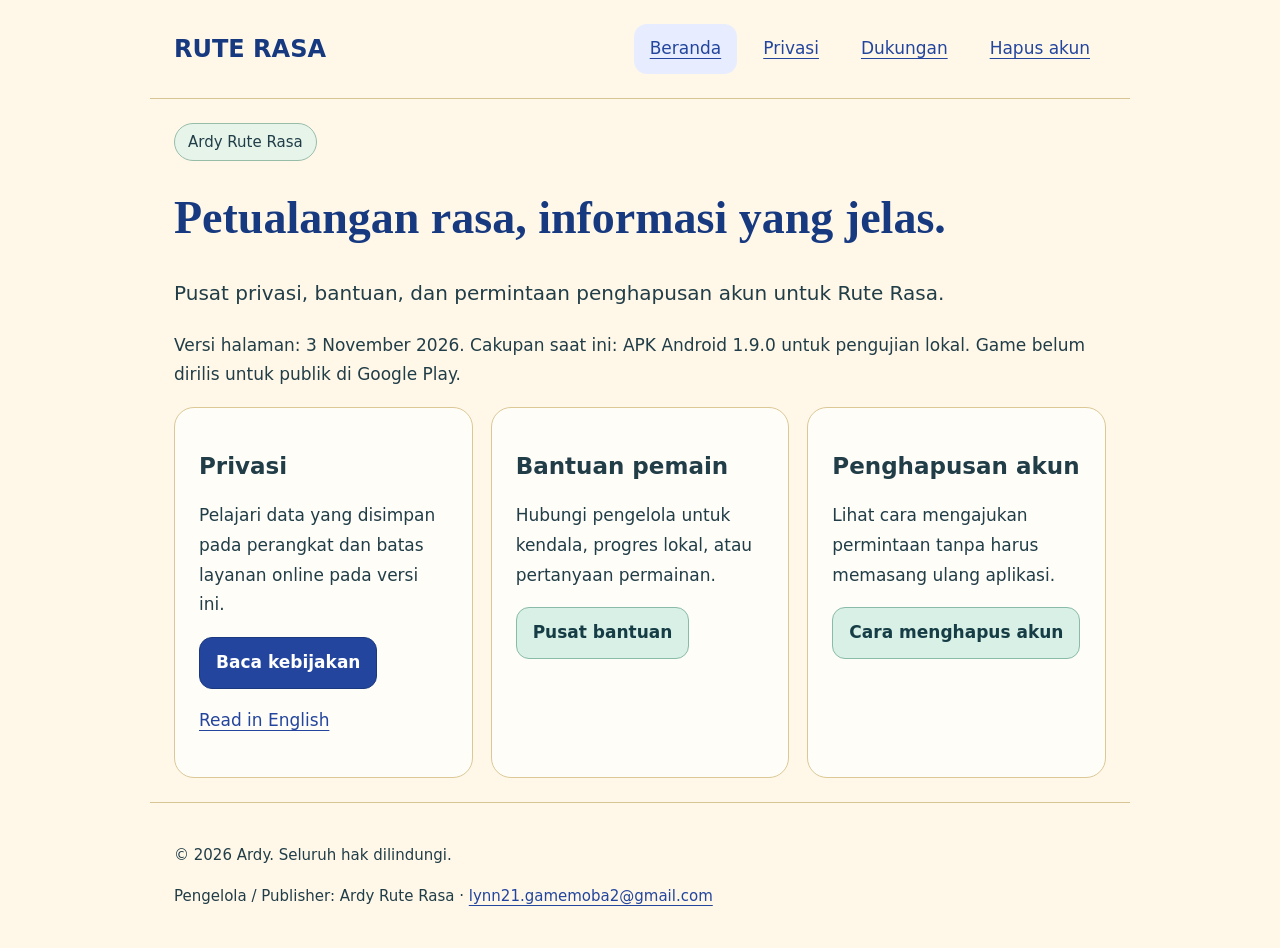
<file: index.html>
<!doctype html><html lang="id"><head><meta charset="utf-8"><meta name="viewport" content="width=device-width,initial-scale=1"><meta name="description" content="Privasi dan dukungan Rute Rasa oleh Ardy Rute Rasa"><title>Privasi dan dukungan · Rute Rasa</title><link rel="stylesheet" href="style.css"></head><body><a class="skip" href="#main">Lewati ke isi / Skip to content</a><header><a class="brand" href="index.html">RUTE RASA</a><nav aria-label="Navigasi halaman"><a href="index.html" aria-current="page">Beranda</a><a href="privacy.html">Privasi</a><a href="support.html">Dukungan</a><a href="delete-account.html">Hapus akun</a></nav></header><main id="main"><span class="badge">Ardy Rute Rasa</span><h1>Petualangan rasa, informasi yang jelas.</h1><p class="lead">Pusat privasi, bantuan, dan permintaan penghapusan akun untuk Rute Rasa.</p><p>Versi halaman: 3 November 2026. Cakupan saat ini: APK Android 1.9.0 untuk pengujian lokal. Game belum dirilis untuk publik di Google Play.</p><div class="cards"><section><h2>Privasi</h2><p>Pelajari data yang disimpan pada perangkat dan batas layanan online pada versi ini.</p><a class="button" href="privacy.html">Baca kebijakan</a><p><a href="privacy-en.html" lang="en">Read in English</a></p></section><section><h2>Bantuan pemain</h2><p>Hubungi pengelola untuk kendala, progres lokal, atau pertanyaan permainan.</p><a class="button secondary" href="support.html">Pusat bantuan</a></section><section><h2>Penghapusan akun</h2><p>Lihat cara mengajukan permintaan tanpa harus memasang ulang aplikasi.</p><a class="button secondary" href="delete-account.html">Cara menghapus akun</a></section></div></main><footer><p>© 2026 Ardy. Seluruh hak dilindungi.</p><p>Pengelola / Publisher: Ardy Rute Rasa · <a href="mailto:lynn21.gamemoba2@gmail.com">lynn21.gamemoba2@gmail.com</a></p></footer></body></html>
</file>
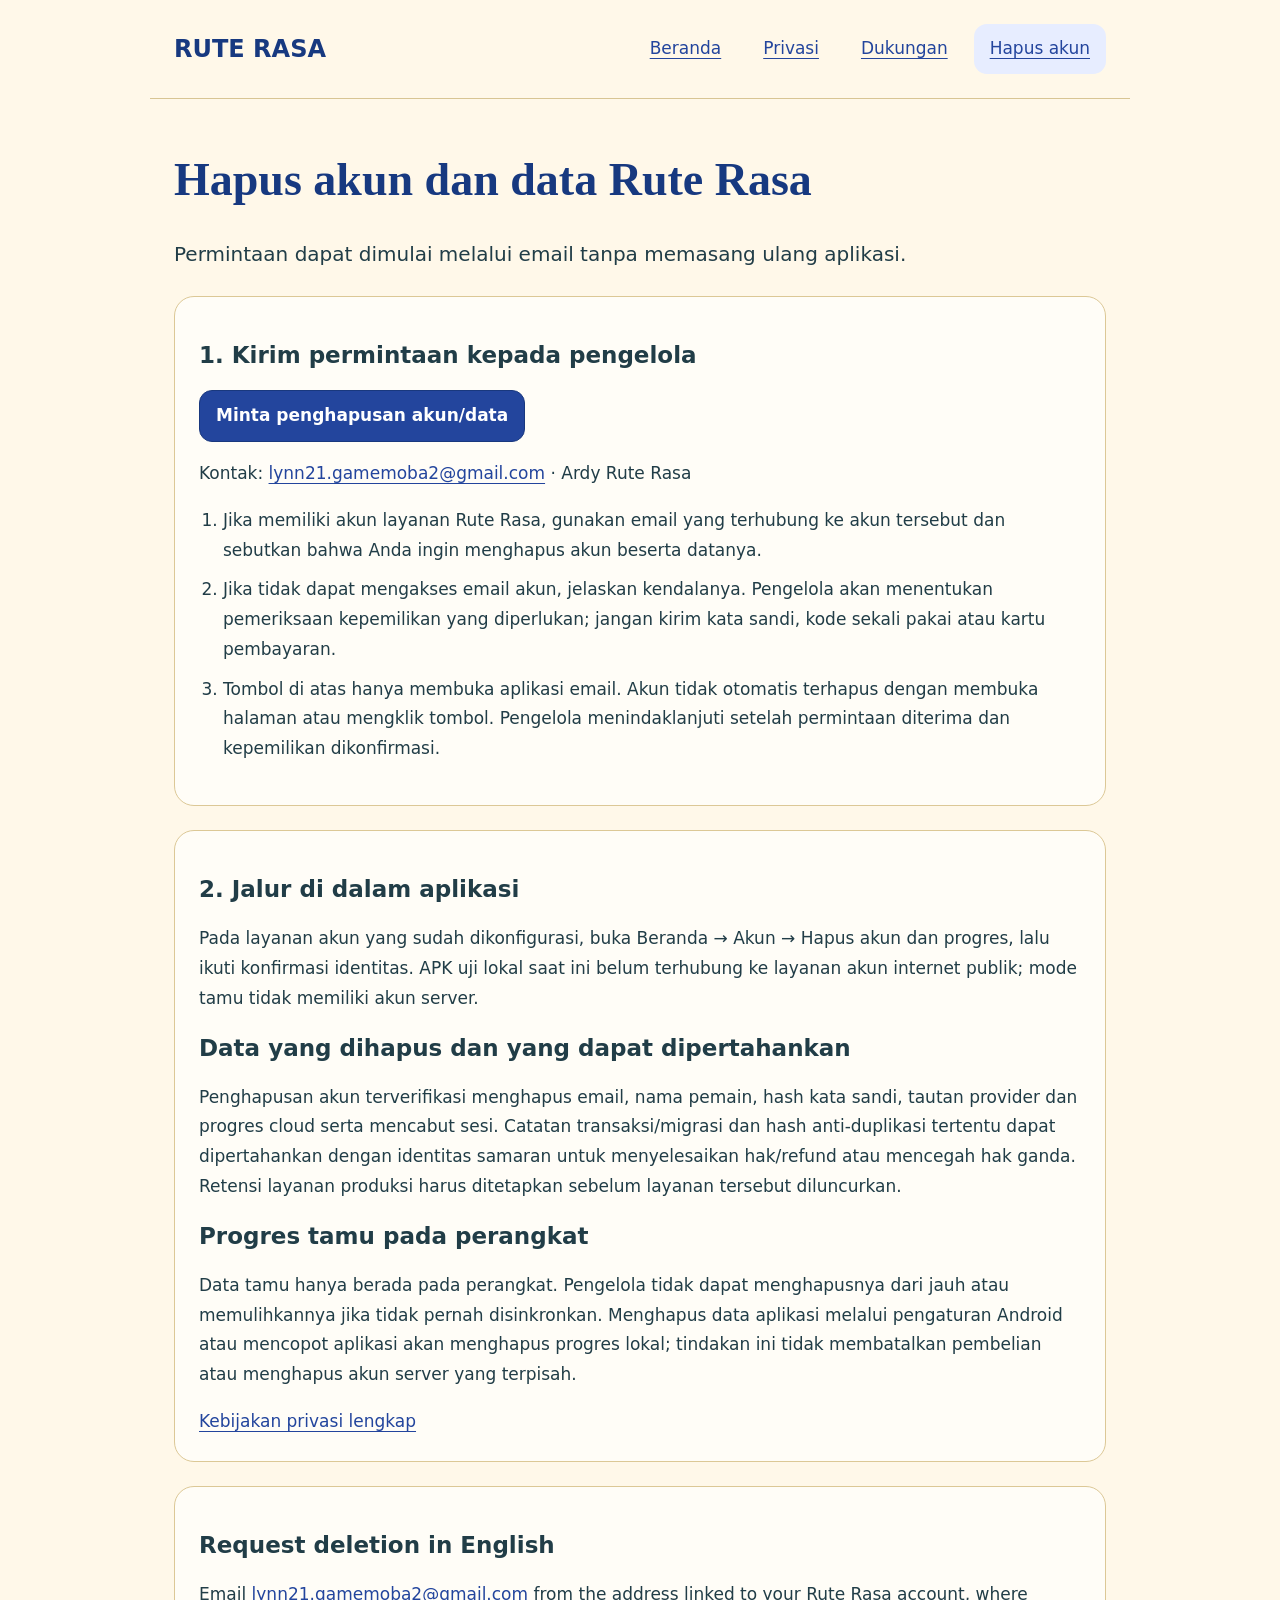
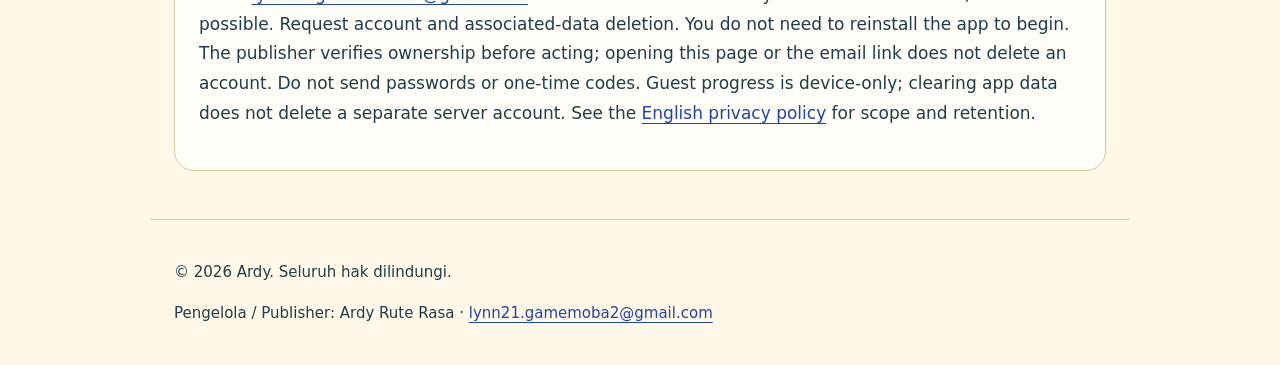
<file: delete-account.html>
<!doctype html><html lang="id"><head><meta charset="utf-8"><meta name="viewport" content="width=device-width,initial-scale=1"><meta name="description" content="Privasi dan dukungan Rute Rasa oleh Ardy Rute Rasa"><title>Penghapusan akun dan data · Rute Rasa</title><link rel="stylesheet" href="style.css"></head><body><a class="skip" href="#main">Lewati ke isi / Skip to content</a><header><a class="brand" href="index.html">RUTE RASA</a><nav aria-label="Navigasi halaman"><a href="index.html">Beranda</a><a href="privacy.html">Privasi</a><a href="support.html">Dukungan</a><a href="delete-account.html" aria-current="page">Hapus akun</a></nav></header><main id="main"><h1>Hapus akun dan data Rute Rasa</h1><p class="lead">Permintaan dapat dimulai melalui email tanpa memasang ulang aplikasi.</p><section><h2>1. Kirim permintaan kepada pengelola</h2><p><a class="button" href="mailto:lynn21.gamemoba2@gmail.com?subject=Permintaan%20penghapusan%20akun%20Rute%20Rasa">Minta penghapusan akun/data</a></p><p>Kontak: <a href="mailto:lynn21.gamemoba2@gmail.com">lynn21.gamemoba2@gmail.com</a> · Ardy Rute Rasa</p><ol><li>Jika memiliki akun layanan Rute Rasa, gunakan email yang terhubung ke akun tersebut dan sebutkan bahwa Anda ingin menghapus akun beserta datanya.</li><li>Jika tidak dapat mengakses email akun, jelaskan kendalanya. Pengelola akan menentukan pemeriksaan kepemilikan yang diperlukan; jangan kirim kata sandi, kode sekali pakai atau kartu pembayaran.</li><li>Tombol di atas hanya membuka aplikasi email. Akun tidak otomatis terhapus dengan membuka halaman atau mengklik tombol. Pengelola menindaklanjuti setelah permintaan diterima dan kepemilikan dikonfirmasi.</li></ol></section><section><h2>2. Jalur di dalam aplikasi</h2><p>Pada layanan akun yang sudah dikonfigurasi, buka Beranda → Akun → Hapus akun dan progres, lalu ikuti konfirmasi identitas. APK uji lokal saat ini belum terhubung ke layanan akun internet publik; mode tamu tidak memiliki akun server.</p><h2>Data yang dihapus dan yang dapat dipertahankan</h2><p>Penghapusan akun terverifikasi menghapus email, nama pemain, hash kata sandi, tautan provider dan progres cloud serta mencabut sesi. Catatan transaksi/migrasi dan hash anti-duplikasi tertentu dapat dipertahankan dengan identitas samaran untuk menyelesaikan hak/refund atau mencegah hak ganda. Retensi layanan produksi harus ditetapkan sebelum layanan tersebut diluncurkan.</p><h2>Progres tamu pada perangkat</h2><p>Data tamu hanya berada pada perangkat. Pengelola tidak dapat menghapusnya dari jauh atau memulihkannya jika tidak pernah disinkronkan. Menghapus data aplikasi melalui pengaturan Android atau mencopot aplikasi akan menghapus progres lokal; tindakan ini tidak membatalkan pembelian atau menghapus akun server yang terpisah.</p><a href="privacy.html">Kebijakan privasi lengkap</a></section><section lang="en"><h2>Request deletion in English</h2><p>Email <a href="mailto:lynn21.gamemoba2@gmail.com?subject=Rute%20Rasa%20account%20and%20data%20deletion%20request">lynn21.gamemoba2@gmail.com</a> from the address linked to your Rute Rasa account, where possible. Request account and associated-data deletion. You do not need to reinstall the app to begin. The publisher verifies ownership before acting; opening this page or the email link does not delete an account. Do not send passwords or one-time codes. Guest progress is device-only; clearing app data does not delete a separate server account. See the <a href="privacy-en.html">English privacy policy</a> for scope and retention.</p></section></main><footer><p>© 2026 Ardy. Seluruh hak dilindungi.</p><p>Pengelola / Publisher: Ardy Rute Rasa · <a href="mailto:lynn21.gamemoba2@gmail.com">lynn21.gamemoba2@gmail.com</a></p></footer></body></html>
</file>
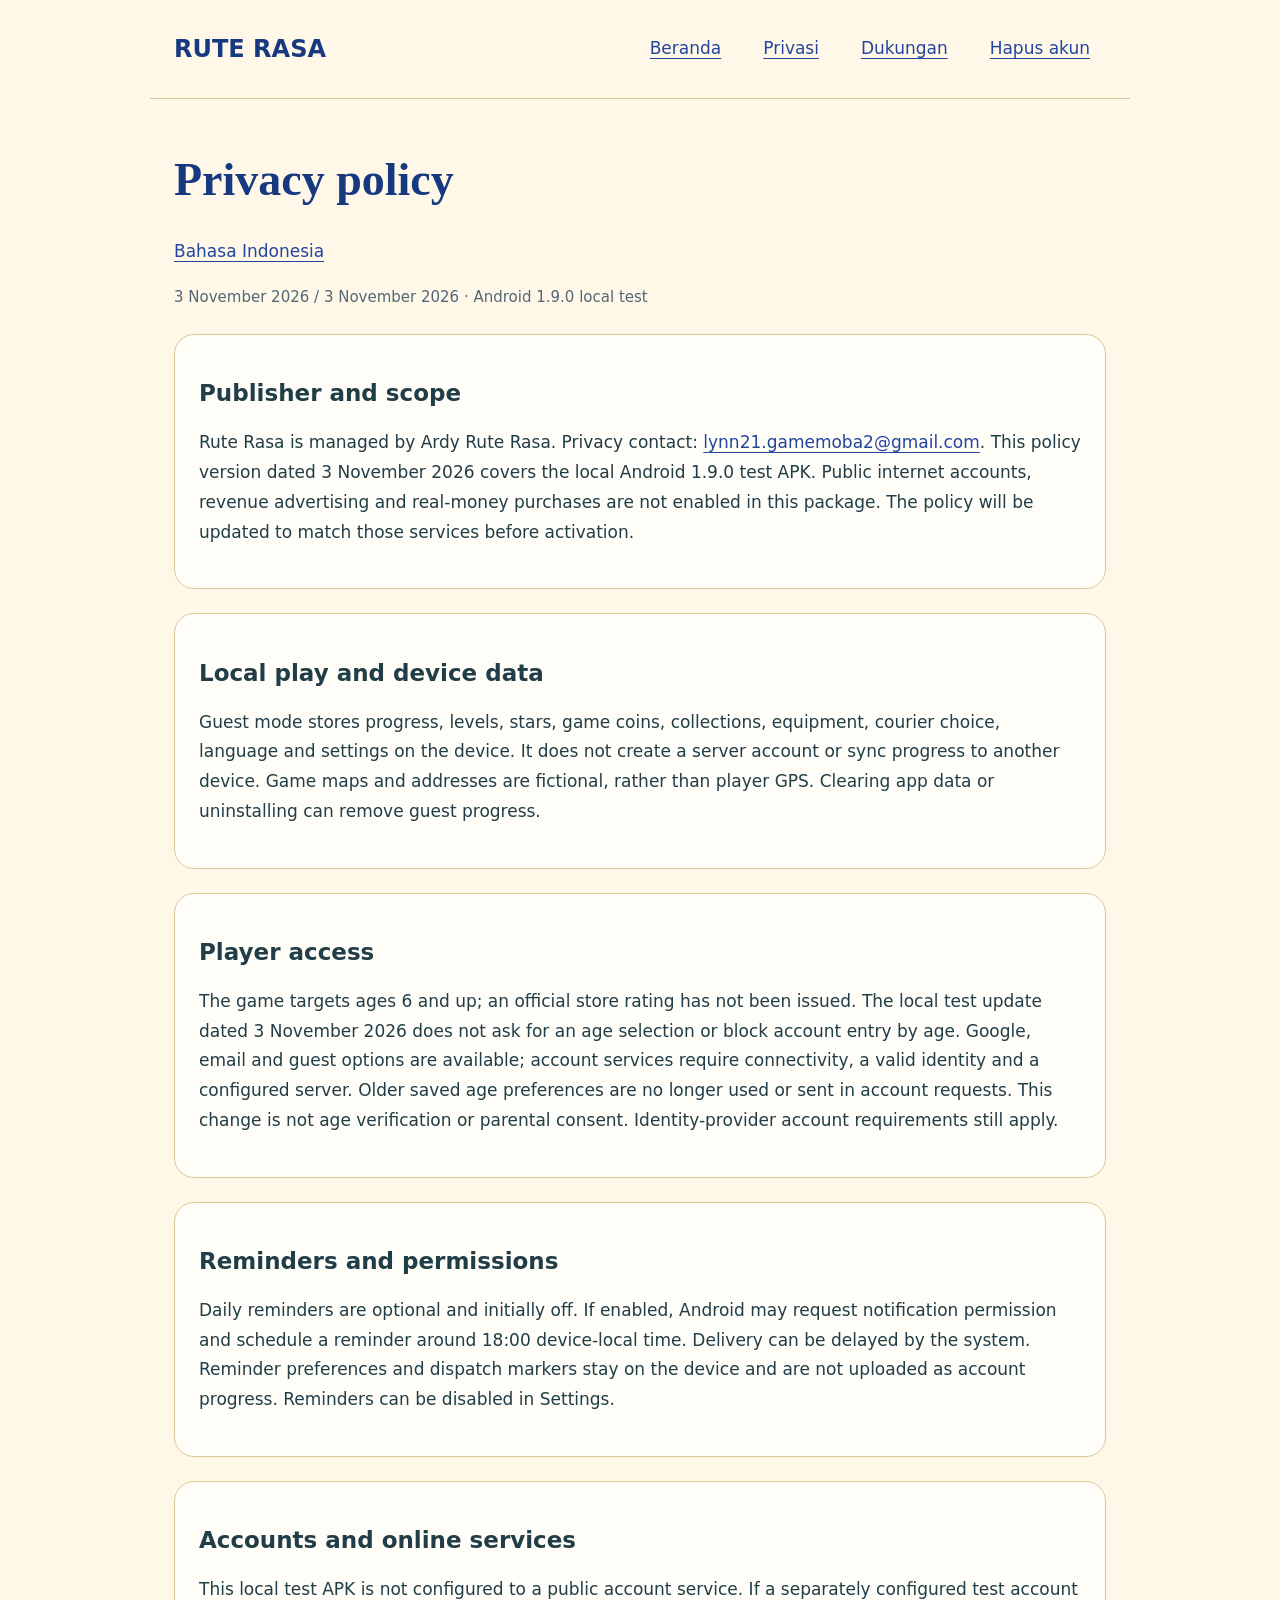
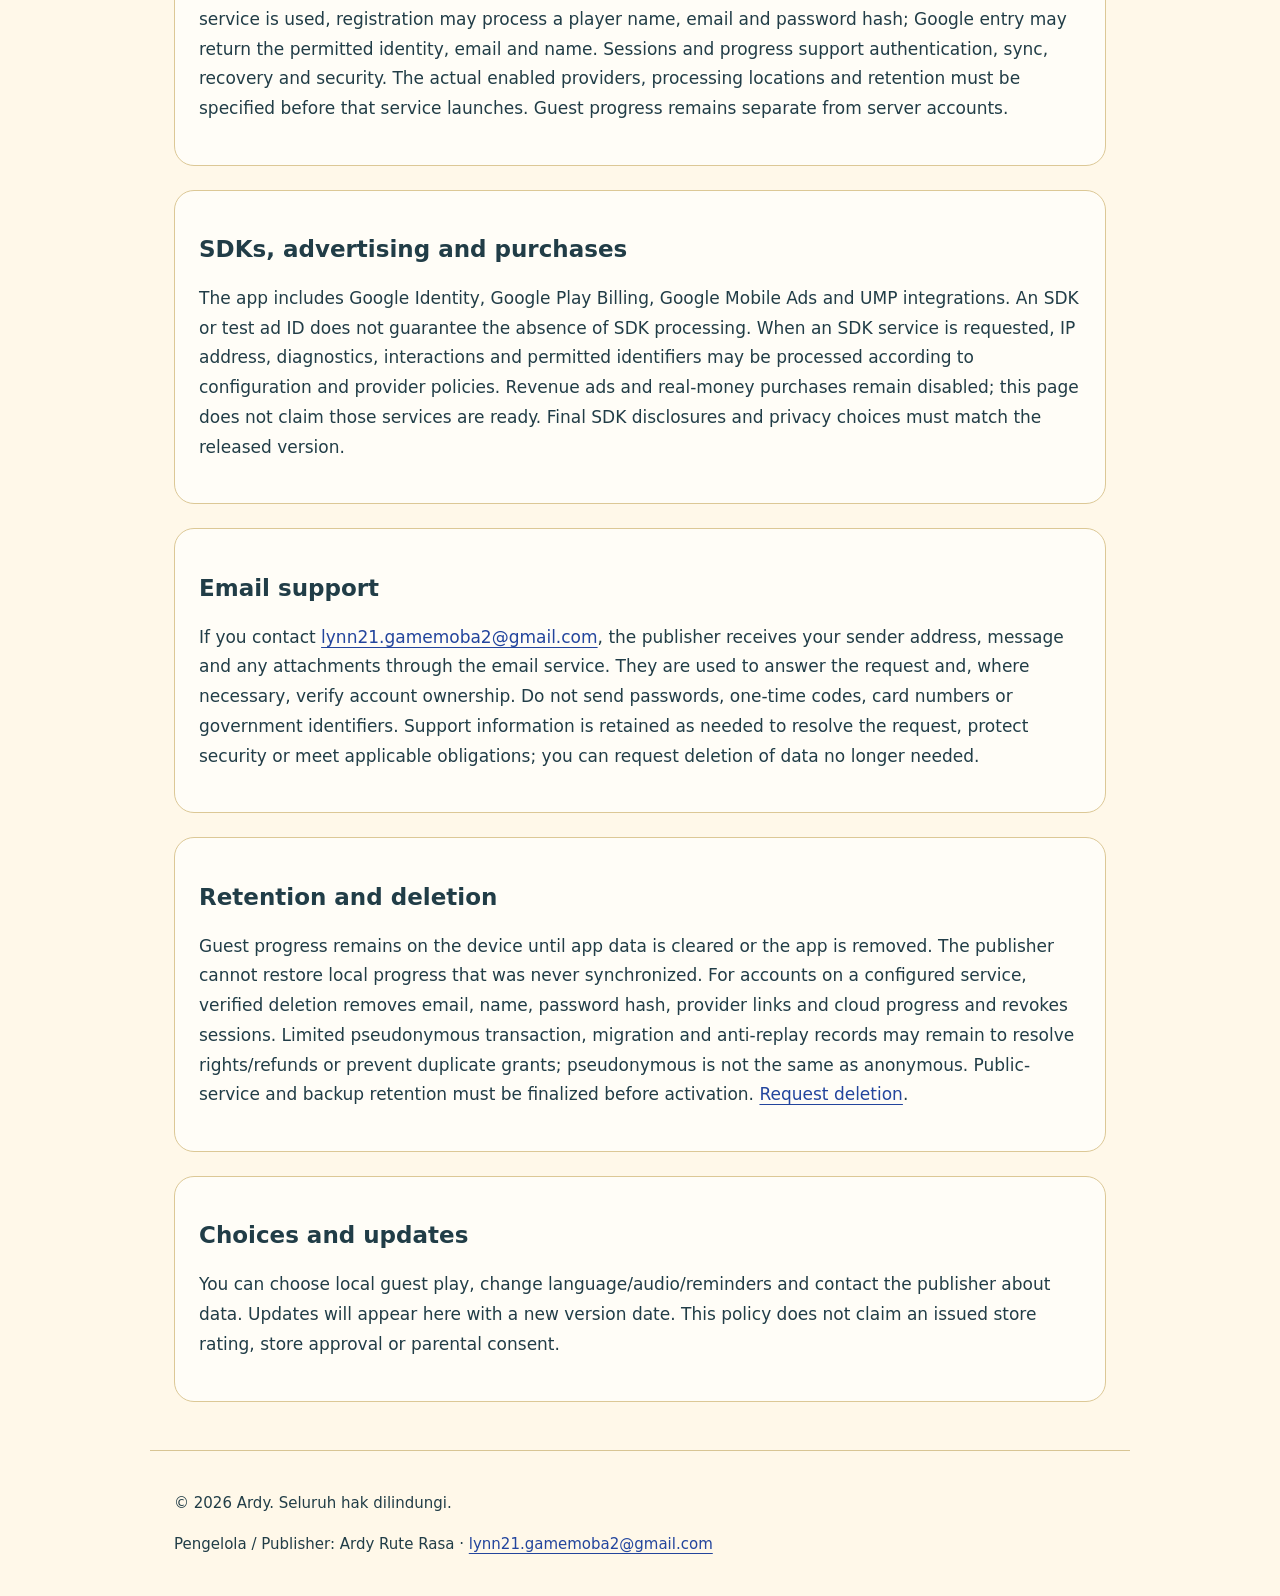
<file: privacy-en.html>
<!doctype html><html lang="en"><head><meta charset="utf-8"><meta name="viewport" content="width=device-width,initial-scale=1"><meta name="description" content="Privasi dan dukungan Rute Rasa oleh Ardy Rute Rasa"><title>Privacy policy · Rute Rasa</title><link rel="stylesheet" href="style.css"></head><body><a class="skip" href="#main">Lewati ke isi / Skip to content</a><header><a class="brand" href="index.html">RUTE RASA</a><nav aria-label="Navigasi halaman"><a href="index.html">Beranda</a><a href="privacy.html">Privasi</a><a href="support.html">Dukungan</a><a href="delete-account.html">Hapus akun</a></nav></header><main id="main"><h1>Privacy policy</h1><p><a href="privacy.html" lang="id">Bahasa Indonesia</a></p><p class="muted">3 November 2026 / 3 November 2026 · Android 1.9.0 local test</p><section><h2>Publisher and scope</h2><p>Rute Rasa is managed by Ardy Rute Rasa. Privacy contact: <a href="mailto:lynn21.gamemoba2@gmail.com">lynn21.gamemoba2@gmail.com</a>. This policy version dated 3 November 2026 covers the local Android 1.9.0 test APK. Public internet accounts, revenue advertising and real-money purchases are not enabled in this package. The policy will be updated to match those services before activation.</p></section><section><h2>Local play and device data</h2><p>Guest mode stores progress, levels, stars, game coins, collections, equipment, courier choice, language and settings on the device. It does not create a server account or sync progress to another device. Game maps and addresses are fictional, rather than player GPS. Clearing app data or uninstalling can remove guest progress.</p></section><section><h2>Player access</h2><p>The game targets ages 6 and up; an official store rating has not been issued. The local test update dated 3 November 2026 does not ask for an age selection or block account entry by age. Google, email and guest options are available; account services require connectivity, a valid identity and a configured server. Older saved age preferences are no longer used or sent in account requests. This change is not age verification or parental consent. Identity-provider account requirements still apply.</p></section><section><h2>Reminders and permissions</h2><p>Daily reminders are optional and initially off. If enabled, Android may request notification permission and schedule a reminder around 18:00 device-local time. Delivery can be delayed by the system. Reminder preferences and dispatch markers stay on the device and are not uploaded as account progress. Reminders can be disabled in Settings.</p></section><section><h2>Accounts and online services</h2><p>This local test APK is not configured to a public account service. If a separately configured test account service is used, registration may process a player name, email and password hash; Google entry may return the permitted identity, email and name. Sessions and progress support authentication, sync, recovery and security. The actual enabled providers, processing locations and retention must be specified before that service launches. Guest progress remains separate from server accounts.</p></section><section><h2>SDKs, advertising and purchases</h2><p>The app includes Google Identity, Google Play Billing, Google Mobile Ads and UMP integrations. An SDK or test ad ID does not guarantee the absence of SDK processing. When an SDK service is requested, IP address, diagnostics, interactions and permitted identifiers may be processed according to configuration and provider policies. Revenue ads and real-money purchases remain disabled; this page does not claim those services are ready. Final SDK disclosures and privacy choices must match the released version.</p></section><section><h2>Email support</h2><p>If you contact <a href="mailto:lynn21.gamemoba2@gmail.com">lynn21.gamemoba2@gmail.com</a>, the publisher receives your sender address, message and any attachments through the email service. They are used to answer the request and, where necessary, verify account ownership. Do not send passwords, one-time codes, card numbers or government identifiers. Support information is retained as needed to resolve the request, protect security or meet applicable obligations; you can request deletion of data no longer needed.</p></section><section><h2>Retention and deletion</h2><p>Guest progress remains on the device until app data is cleared or the app is removed. The publisher cannot restore local progress that was never synchronized. For accounts on a configured service, verified deletion removes email, name, password hash, provider links and cloud progress and revokes sessions. Limited pseudonymous transaction, migration and anti-replay records may remain to resolve rights/refunds or prevent duplicate grants; pseudonymous is not the same as anonymous. Public-service and backup retention must be finalized before activation. <a href="delete-account.html">Request deletion</a>.</p></section><section><h2>Choices and updates</h2><p>You can choose local guest play, change language/audio/reminders and contact the publisher about data. Updates will appear here with a new version date. This policy does not claim an issued store rating, store approval or parental consent.</p></section></main><footer><p>© 2026 Ardy. Seluruh hak dilindungi.</p><p>Pengelola / Publisher: Ardy Rute Rasa · <a href="mailto:lynn21.gamemoba2@gmail.com">lynn21.gamemoba2@gmail.com</a></p></footer></body></html>
</file>
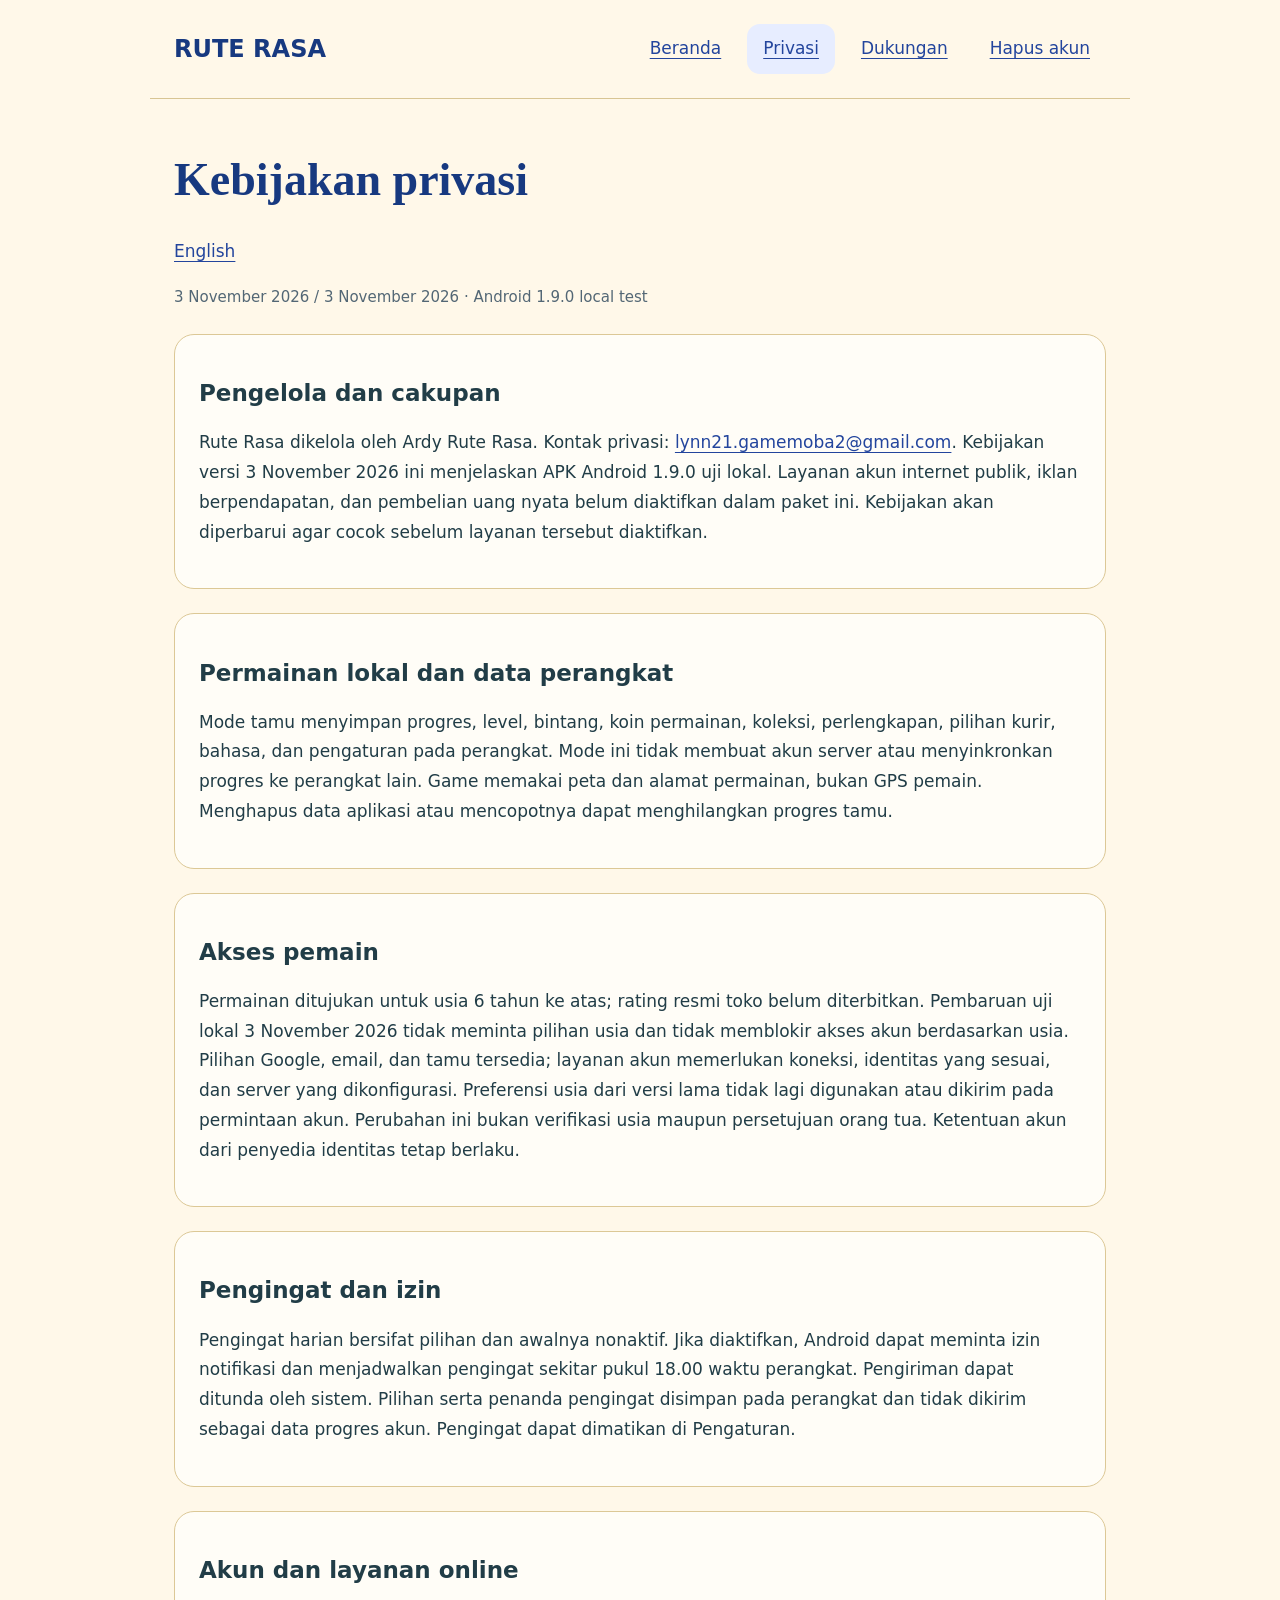
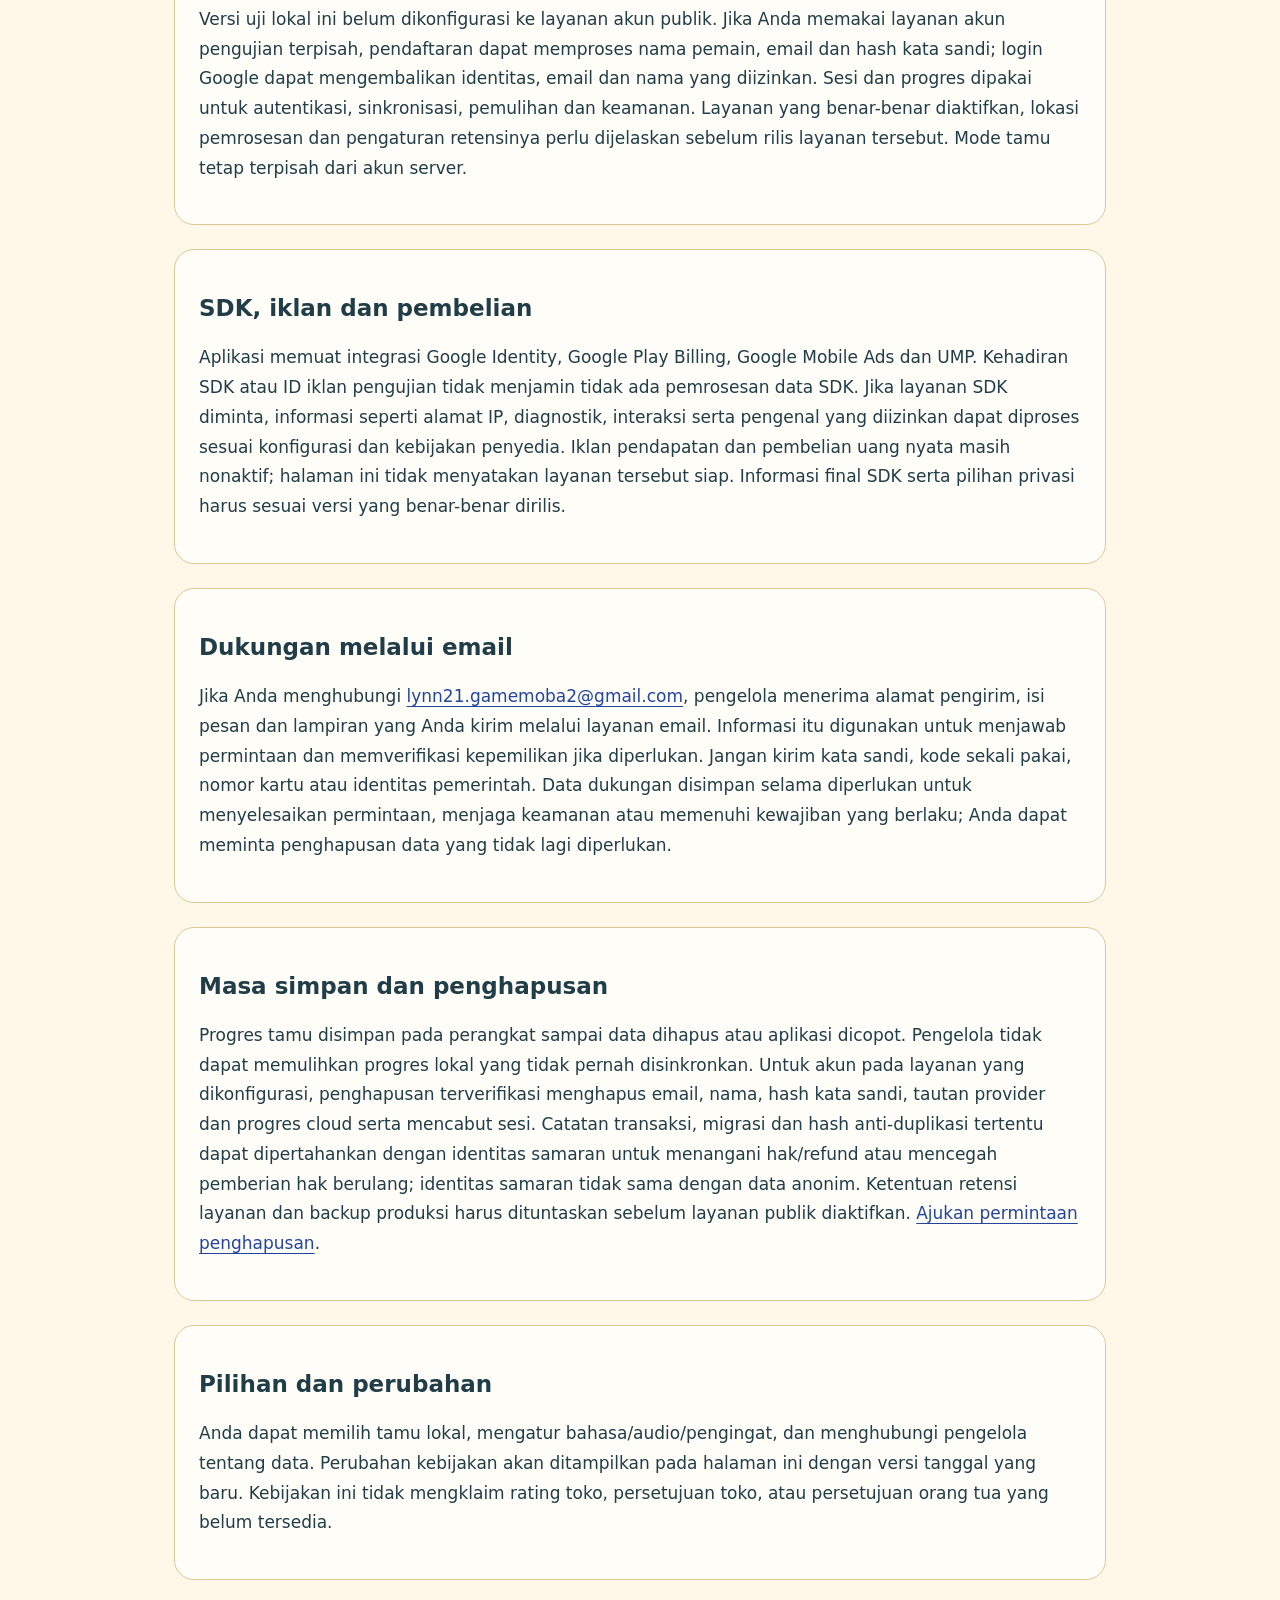
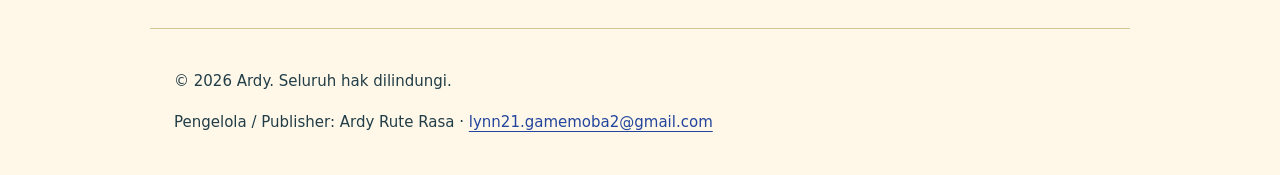
<file: privacy.html>
<!doctype html><html lang="id"><head><meta charset="utf-8"><meta name="viewport" content="width=device-width,initial-scale=1"><meta name="description" content="Privasi dan dukungan Rute Rasa oleh Ardy Rute Rasa"><title>Kebijakan privasi · Rute Rasa</title><link rel="stylesheet" href="style.css"></head><body><a class="skip" href="#main">Lewati ke isi / Skip to content</a><header><a class="brand" href="index.html">RUTE RASA</a><nav aria-label="Navigasi halaman"><a href="index.html">Beranda</a><a href="privacy.html" aria-current="page">Privasi</a><a href="support.html">Dukungan</a><a href="delete-account.html">Hapus akun</a></nav></header><main id="main"><h1>Kebijakan privasi</h1><p><a href="privacy-en.html" lang="en">English</a></p><p class="muted">3 November 2026 / 3 November 2026 · Android 1.9.0 local test</p><section><h2>Pengelola dan cakupan</h2><p>Rute Rasa dikelola oleh Ardy Rute Rasa. Kontak privasi: <a href="mailto:lynn21.gamemoba2@gmail.com">lynn21.gamemoba2@gmail.com</a>. Kebijakan versi 3 November 2026 ini menjelaskan APK Android 1.9.0 uji lokal. Layanan akun internet publik, iklan berpendapatan, dan pembelian uang nyata belum diaktifkan dalam paket ini. Kebijakan akan diperbarui agar cocok sebelum layanan tersebut diaktifkan.</p></section><section><h2>Permainan lokal dan data perangkat</h2><p>Mode tamu menyimpan progres, level, bintang, koin permainan, koleksi, perlengkapan, pilihan kurir, bahasa, dan pengaturan pada perangkat. Mode ini tidak membuat akun server atau menyinkronkan progres ke perangkat lain. Game memakai peta dan alamat permainan, bukan GPS pemain. Menghapus data aplikasi atau mencopotnya dapat menghilangkan progres tamu.</p></section><section><h2>Akses pemain</h2><p>Permainan ditujukan untuk usia 6 tahun ke atas; rating resmi toko belum diterbitkan. Pembaruan uji lokal 3 November 2026 tidak meminta pilihan usia dan tidak memblokir akses akun berdasarkan usia. Pilihan Google, email, dan tamu tersedia; layanan akun memerlukan koneksi, identitas yang sesuai, dan server yang dikonfigurasi. Preferensi usia dari versi lama tidak lagi digunakan atau dikirim pada permintaan akun. Perubahan ini bukan verifikasi usia maupun persetujuan orang tua. Ketentuan akun dari penyedia identitas tetap berlaku.</p></section><section><h2>Pengingat dan izin</h2><p>Pengingat harian bersifat pilihan dan awalnya nonaktif. Jika diaktifkan, Android dapat meminta izin notifikasi dan menjadwalkan pengingat sekitar pukul 18.00 waktu perangkat. Pengiriman dapat ditunda oleh sistem. Pilihan serta penanda pengingat disimpan pada perangkat dan tidak dikirim sebagai data progres akun. Pengingat dapat dimatikan di Pengaturan.</p></section><section><h2>Akun dan layanan online</h2><p>Versi uji lokal ini belum dikonfigurasi ke layanan akun publik. Jika Anda memakai layanan akun pengujian terpisah, pendaftaran dapat memproses nama pemain, email dan hash kata sandi; login Google dapat mengembalikan identitas, email dan nama yang diizinkan. Sesi dan progres dipakai untuk autentikasi, sinkronisasi, pemulihan dan keamanan. Layanan yang benar-benar diaktifkan, lokasi pemrosesan dan pengaturan retensinya perlu dijelaskan sebelum rilis layanan tersebut. Mode tamu tetap terpisah dari akun server.</p></section><section><h2>SDK, iklan dan pembelian</h2><p>Aplikasi memuat integrasi Google Identity, Google Play Billing, Google Mobile Ads dan UMP. Kehadiran SDK atau ID iklan pengujian tidak menjamin tidak ada pemrosesan data SDK. Jika layanan SDK diminta, informasi seperti alamat IP, diagnostik, interaksi serta pengenal yang diizinkan dapat diproses sesuai konfigurasi dan kebijakan penyedia. Iklan pendapatan dan pembelian uang nyata masih nonaktif; halaman ini tidak menyatakan layanan tersebut siap. Informasi final SDK serta pilihan privasi harus sesuai versi yang benar-benar dirilis.</p></section><section><h2>Dukungan melalui email</h2><p>Jika Anda menghubungi <a href="mailto:lynn21.gamemoba2@gmail.com">lynn21.gamemoba2@gmail.com</a>, pengelola menerima alamat pengirim, isi pesan dan lampiran yang Anda kirim melalui layanan email. Informasi itu digunakan untuk menjawab permintaan dan memverifikasi kepemilikan jika diperlukan. Jangan kirim kata sandi, kode sekali pakai, nomor kartu atau identitas pemerintah. Data dukungan disimpan selama diperlukan untuk menyelesaikan permintaan, menjaga keamanan atau memenuhi kewajiban yang berlaku; Anda dapat meminta penghapusan data yang tidak lagi diperlukan.</p></section><section><h2>Masa simpan dan penghapusan</h2><p>Progres tamu disimpan pada perangkat sampai data dihapus atau aplikasi dicopot. Pengelola tidak dapat memulihkan progres lokal yang tidak pernah disinkronkan. Untuk akun pada layanan yang dikonfigurasi, penghapusan terverifikasi menghapus email, nama, hash kata sandi, tautan provider dan progres cloud serta mencabut sesi. Catatan transaksi, migrasi dan hash anti-duplikasi tertentu dapat dipertahankan dengan identitas samaran untuk menangani hak/refund atau mencegah pemberian hak berulang; identitas samaran tidak sama dengan data anonim. Ketentuan retensi layanan dan backup produksi harus dituntaskan sebelum layanan publik diaktifkan. <a href="delete-account.html">Ajukan permintaan penghapusan</a>.</p></section><section><h2>Pilihan dan perubahan</h2><p>Anda dapat memilih tamu lokal, mengatur bahasa/audio/pengingat, dan menghubungi pengelola tentang data. Perubahan kebijakan akan ditampilkan pada halaman ini dengan versi tanggal yang baru. Kebijakan ini tidak mengklaim rating toko, persetujuan toko, atau persetujuan orang tua yang belum tersedia.</p></section></main><footer><p>© 2026 Ardy. Seluruh hak dilindungi.</p><p>Pengelola / Publisher: Ardy Rute Rasa · <a href="mailto:lynn21.gamemoba2@gmail.com">lynn21.gamemoba2@gmail.com</a></p></footer></body></html>
</file>
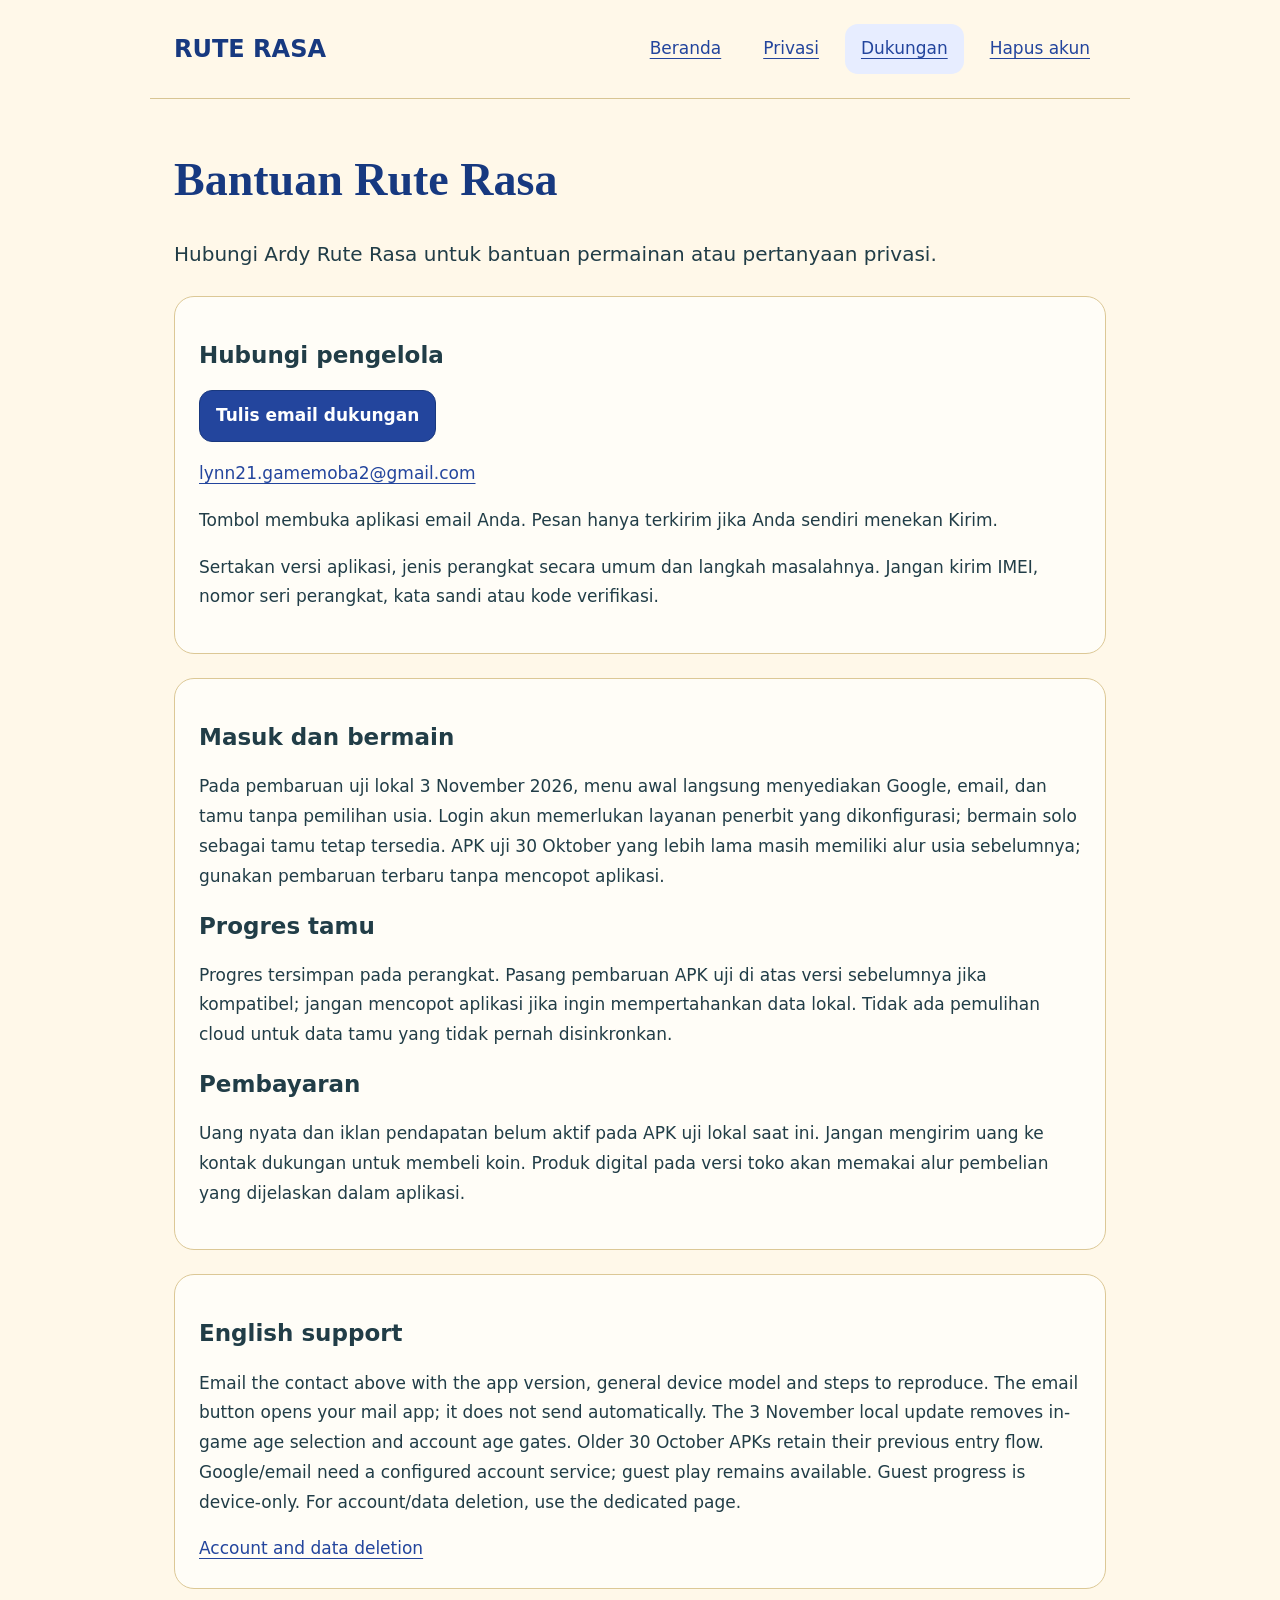
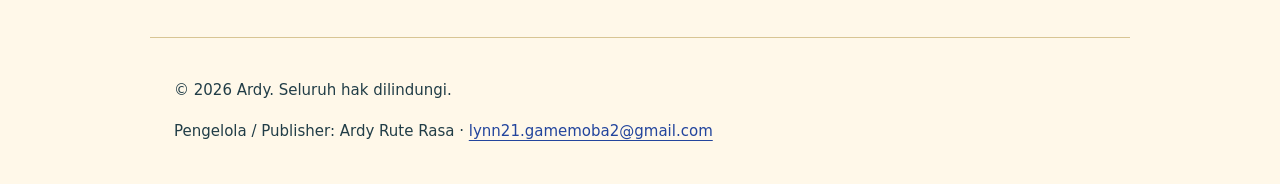
<file: support.html>
<!doctype html><html lang="id"><head><meta charset="utf-8"><meta name="viewport" content="width=device-width,initial-scale=1"><meta name="description" content="Privasi dan dukungan Rute Rasa oleh Ardy Rute Rasa"><title>Dukungan pemain · Rute Rasa</title><link rel="stylesheet" href="style.css"></head><body><a class="skip" href="#main">Lewati ke isi / Skip to content</a><header><a class="brand" href="index.html">RUTE RASA</a><nav aria-label="Navigasi halaman"><a href="index.html">Beranda</a><a href="privacy.html">Privasi</a><a href="support.html" aria-current="page">Dukungan</a><a href="delete-account.html">Hapus akun</a></nav></header><main id="main"><h1>Bantuan Rute Rasa</h1><p class="lead">Hubungi Ardy Rute Rasa untuk bantuan permainan atau pertanyaan privasi.</p><section><h2>Hubungi pengelola</h2><p><a class="button" href="mailto:lynn21.gamemoba2@gmail.com?subject=Bantuan%20Rute%20Rasa">Tulis email dukungan</a></p><p><a href="mailto:lynn21.gamemoba2@gmail.com">lynn21.gamemoba2@gmail.com</a></p><p>Tombol membuka aplikasi email Anda. Pesan hanya terkirim jika Anda sendiri menekan Kirim.</p><p>Sertakan versi aplikasi, jenis perangkat secara umum dan langkah masalahnya. Jangan kirim IMEI, nomor seri perangkat, kata sandi atau kode verifikasi.</p></section><section><h2>Masuk dan bermain</h2><p>Pada pembaruan uji lokal 3 November 2026, menu awal langsung menyediakan Google, email, dan tamu tanpa pemilihan usia. Login akun memerlukan layanan penerbit yang dikonfigurasi; bermain solo sebagai tamu tetap tersedia. APK uji 30 Oktober yang lebih lama masih memiliki alur usia sebelumnya; gunakan pembaruan terbaru tanpa mencopot aplikasi.</p><h2>Progres tamu</h2><p>Progres tersimpan pada perangkat. Pasang pembaruan APK uji di atas versi sebelumnya jika kompatibel; jangan mencopot aplikasi jika ingin mempertahankan data lokal. Tidak ada pemulihan cloud untuk data tamu yang tidak pernah disinkronkan.</p><h2>Pembayaran</h2><p>Uang nyata dan iklan pendapatan belum aktif pada APK uji lokal saat ini. Jangan mengirim uang ke kontak dukungan untuk membeli koin. Produk digital pada versi toko akan memakai alur pembelian yang dijelaskan dalam aplikasi.</p></section><section lang="en"><h2>English support</h2><p>Email the contact above with the app version, general device model and steps to reproduce. The email button opens your mail app; it does not send automatically. The 3 November local update removes in-game age selection and account age gates. Older 30 October APKs retain their previous entry flow. Google/email need a configured account service; guest play remains available. Guest progress is device-only. For account/data deletion, use the dedicated page.</p><a href="delete-account.html">Account and data deletion</a></section></main><footer><p>© 2026 Ardy. Seluruh hak dilindungi.</p><p>Pengelola / Publisher: Ardy Rute Rasa · <a href="mailto:lynn21.gamemoba2@gmail.com">lynn21.gamemoba2@gmail.com</a></p></footer></body></html>
</file>
<file: style.css>
*{box-sizing:border-box}html{scroll-behavior:smooth}body{margin:0;background:#fff8e9;color:#213d47;font:17px/1.75 system-ui,Segoe UI,sans-serif}header,main,footer{max-width:980px;margin:auto;padding:24px}header{display:flex;justify-content:space-between;align-items:center;gap:20px;flex-wrap:wrap;border-bottom:1px solid #d8c594}.brand{font-size:24px;font-weight:900;color:#173980;text-decoration:none}nav{display:flex;gap:10px;flex-wrap:wrap}nav a,.button{display:inline-flex;align-items:center;justify-content:center;min-height:48px;padding:10px 16px;border-radius:13px}a{color:#23459d;text-underline-offset:4px}a:focus-visible{outline:3px solid #23459d;outline-offset:4px}nav a[aria-current=page]{background:#e7edff}h1{font:800 clamp(30px,6vw,46px)/1.15 Georgia,serif;color:#173980;max-width:820px}h2{font-size:23px;line-height:1.35}h3{font-size:19px}section{padding:24px;background:#fffdf7;border:1px solid #dcc896;border-radius:20px;margin:24px 0}.lead{font-size:20px}.badge{display:inline-block;border:1px solid #97bda9;border-radius:30px;background:#e6f4ea;padding:5px 13px;font-size:15px}.button{background:#23459d;color:white;font-weight:750;text-decoration:none;border:1px solid #19387e}.secondary{background:#d8f0e6;color:#163d46;border-color:#88bba8}ul,ol{padding-left:24px}li{margin:10px 0}p,li,a{overflow-wrap:anywhere}.muted{color:#536775;font-size:15px}.cards{display:grid;grid-template-columns:repeat(auto-fit,minmax(min(100%,240px),1fr));gap:18px}.cards section{margin:0}footer{border-top:1px solid #d8c594;font-size:15px}.skip{position:absolute;top:-100px}.skip:focus{top:0;background:white;padding:15px;z-index:2}@media(max-width:400px){header,main,footer{padding:18px}section{padding:18px}nav a{padding:8px}body{font-size:16px}}@media(prefers-reduced-motion:reduce){html{scroll-behavior:auto}}
</file>
